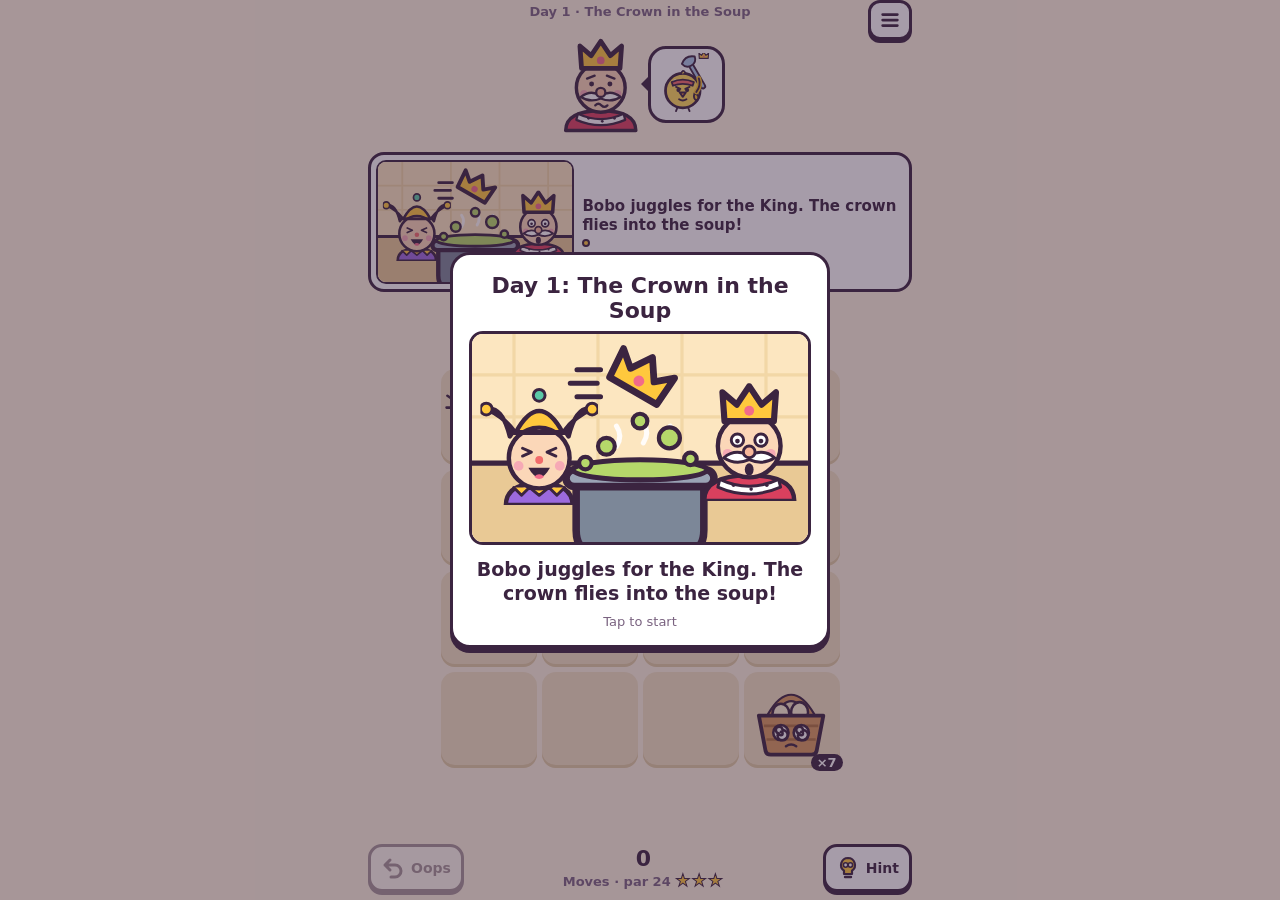
<file: index.html>
<!doctype html>
<html lang="en">
<head>
<meta charset="utf-8">
<meta name="viewport" content="width=device-width, initial-scale=1, maximum-scale=1, user-scalable=no, viewport-fit=cover">
<meta name="theme-color" content="#FFF4E0">
<meta name="description" content="Merge ya Fool: a silly little merge puzzle about Bobo, the clumsiest Royal Fool in Wobbledom.">
<title>Merge ya Fool</title>
<link rel="stylesheet" href="src/style.css?v=0.3.4">
</head>
<body>
<div id="app">
  <header id="top">
    <div id="dayTitle"></div>
    <div id="orders"></div>
    <button id="menuBtn" aria-label="Menu"><svg viewBox="0 0 24 24"><path d="M4 6h16M4 12h16M4 18h16" stroke="#3B2440" stroke-width="3" stroke-linecap="round"/></svg></button>
  </header>
  <section id="strip" aria-live="polite"></section>
  <main id="boardWrap"><div id="board"></div></main>
  <footer id="bar">
    <button id="undoBtn" aria-label="Undo"><svg viewBox="0 0 24 24"><path d="M9 4 4 9l5 5M4 9h10a6 6 0 0 1 0 12h-4" fill="none" stroke="#3B2440" stroke-width="3" stroke-linecap="round" stroke-linejoin="round"/></svg><span>Oops</span></button>
    <div id="score"></div>
    <button id="hintBtn" aria-label="Hint"><svg viewBox="0 0 24 24"><path d="M12 2a7 7 0 0 0-4 12.7V18h8v-3.3A7 7 0 0 0 12 2Z" fill="#FFC83D" stroke="#3B2440" stroke-width="2.2" stroke-linejoin="round"/><path d="M9 21h6" stroke="#3B2440" stroke-width="2.4" stroke-linecap="round"/><circle cx="9.6" cy="9" r="2.2" fill="#fff" stroke="#3B2440" stroke-width="1.6"/><circle cx="14.4" cy="9" r="2.2" fill="#fff" stroke="#3B2440" stroke-width="1.6"/><path d="M11.8 9h.4" stroke="#3B2440" stroke-width="1.6"/></svg><span>Hint</span></button>
  </footer>
</div>
<div id="finger"><svg viewBox="0 0 48 48"><path d="M18 44c-4-3-9-10-10-14-1-3 2-5 5-3l4 4V8a3 3 0 0 1 6 0v12a3 3 0 0 1 6 0v2a3 3 0 0 1 6 0v2a3 3 0 0 1 6 0v8c0 6-3 12-7 12Z" fill="#fff" stroke="#3B2440" stroke-width="3" stroke-linejoin="round"/></svg></div>
<script src="src/data/items.js?v=0.3.4"></script>
<script src="src/data/levels.js?v=0.3.4"></script>
<script src="src/data/text-en.js?v=0.3.4"></script>
<script src="src/engine/rules.js?v=0.3.4"></script>
<script src="src/engine/solver.js?v=0.3.4"></script>
<script src="src/art/items.js?v=0.3.4"></script>
<script src="src/art/chars.js?v=0.3.4"></script>
<script src="src/audio/sfx.js?v=0.3.4"></script>
<script src="src/save/storage.js?v=0.3.4"></script>
<script src="src/ui/game.js?v=0.3.4"></script>
</body>
</html>
</file>
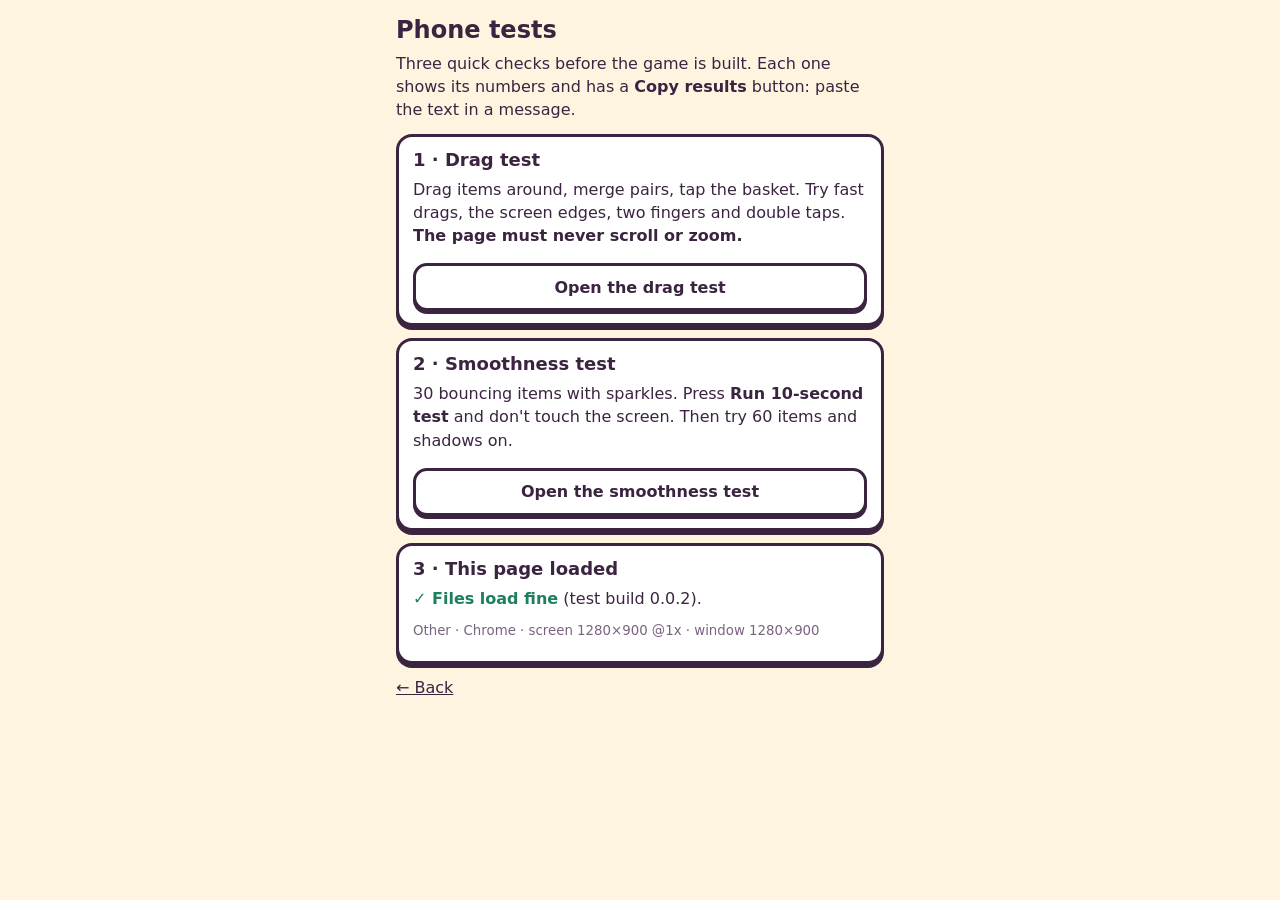
<file: phone-tests/index.html>
<!doctype html>
<html lang="en">
<head>
<meta charset="utf-8">
<meta name="viewport" content="width=device-width, initial-scale=1, viewport-fit=cover">
<meta name="theme-color" content="#FFF4E0">
<title>Phone tests · Merge ya Fool</title>
<link rel="stylesheet" href="shared.css">
<style>
  body { padding: calc(env(safe-area-inset-top) + 12px) 16px calc(env(safe-area-inset-bottom) + 16px); max-width: 520px; margin: 0 auto; -webkit-user-select: text; user-select: text; }
  h1 { font-size: 24px; margin: 4px 0 4px; }
  p { line-height: 1.45; margin: 8px 0; }
  .card { background: var(--card); border: 3px solid var(--ink); border-radius: 16px; padding: 12px 14px; margin: 12px 0; box-shadow: 0 4px 0 var(--ink); }
  .card h2 { font-size: 18px; margin: 0 0 4px; }
  .card .btn { width: 100%; margin-top: 8px; }
  ol { padding-left: 20px; margin: 6px 0; line-height: 1.45; }
  small { color: var(--soft); }
</style>
</head>
<body>
  <h1>Phone tests</h1>
  <p>Three quick checks before the game is built. Each one shows its numbers and has a <b>Copy results</b> button: paste the text in a message.</p>

  <div class="card">
    <h2>1 · Drag test</h2>
    <p>Drag items around, merge pairs, tap the basket. Try fast drags, the screen edges, two fingers and double taps. <b>The page must never scroll or zoom.</b></p>
    <a class="btn primary" href="drag.html">Open the drag test</a>
  </div>

  <div class="card">
    <h2>2 · Smoothness test</h2>
    <p>30 bouncing items with sparkles. Press <b>Run 10-second test</b> and don't touch the screen. Then try 60 items and shadows on.</p>
    <a class="btn" href="stress.html">Open the smoothness test</a>
  </div>

  <div class="card">
    <h2>3 · This page loaded</h2>
    <p id="paths">Checking that files load from this folder…</p>
    <p><small id="device"></small></p>
  </div>

  <p><a href="../">← Back</a></p>

<script src="shared.js"></script>
<script>
  document.getElementById('device').textContent = MYF.deviceLine();
  fetch('version.json', { cache: 'no-store' })
    .then(function (r) { if (!r.ok) throw new Error(r.status); return r.json(); })
    .then(function (v) { document.getElementById('paths').innerHTML = '<span class="ok">✓ Files load fine</span> (test build ' + v.version + ').'; })
    .catch(function (e) { document.getElementById('paths').innerHTML = '<span class="bad">✗ A file didn\'t load</span> (' + e.message + ').'; });
</script>
</body>
</html>
</file>
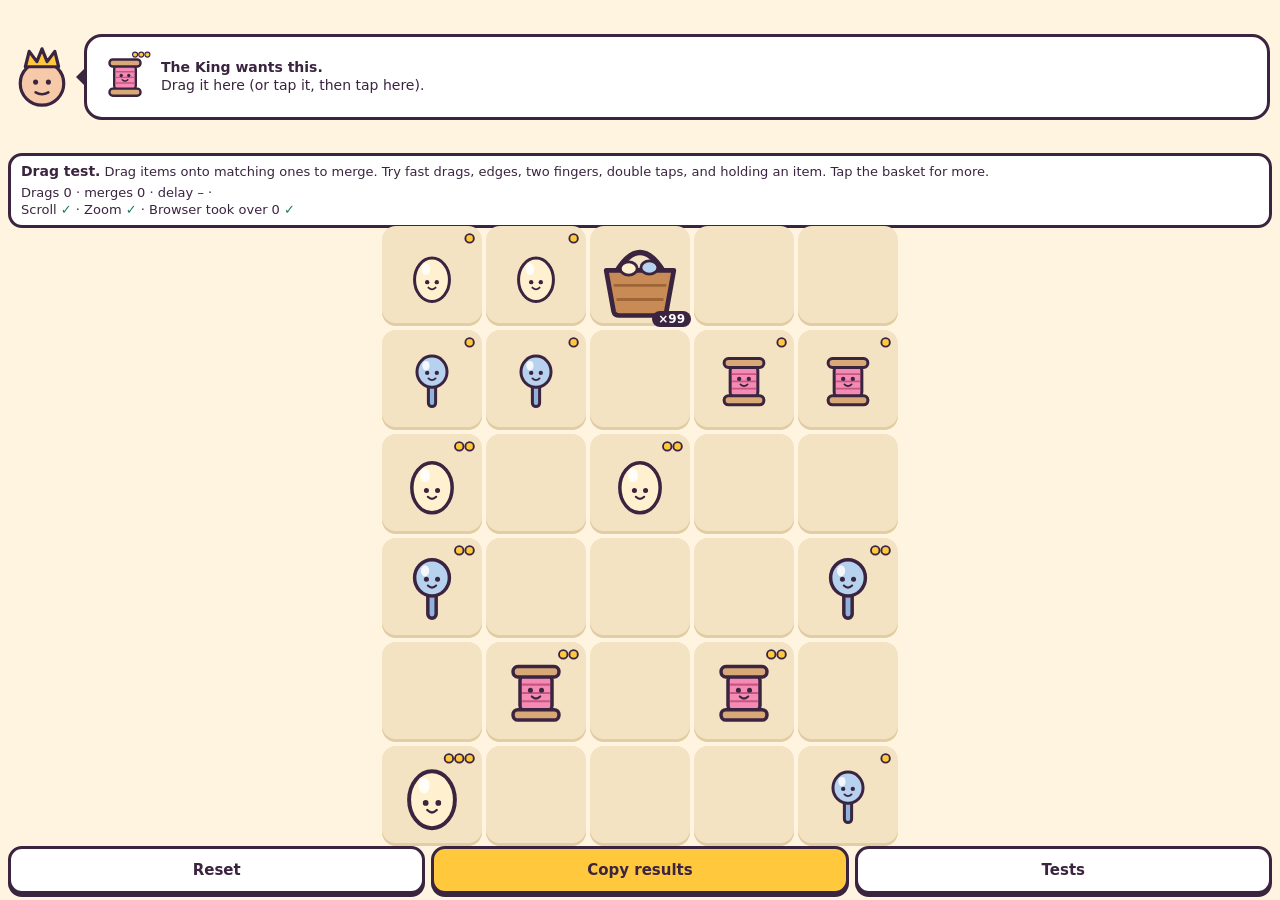
<file: phone-tests/drag.html>
<!doctype html>
<html lang="en">
<head>
<meta charset="utf-8">
<meta name="viewport" content="width=device-width, initial-scale=1, maximum-scale=1, user-scalable=no, viewport-fit=cover">
<meta name="theme-color" content="#FFF4E0">
<title>Drag test · Merge ya Fool</title>
<link rel="stylesheet" href="shared.css">
<style>
  body {
    display: flex; flex-direction: column; height: 100vh; height: 100dvh; overflow: hidden;
    padding: env(safe-area-inset-top) 8px env(safe-area-inset-bottom);
  }
  #top { flex: 0 0 17%; display: flex; align-items: center; gap: 10px; padding: 6px 2px; min-height: 0; }
  #king { width: 64px; height: 64px; flex: 0 0 auto; }
  #order {
    flex: 1 1 auto; height: 78%; max-height: 86px; display: flex; align-items: center; gap: 8px;
    background: var(--card); border: 3px solid var(--ink); border-radius: 18px; padding: 4px 10px;
    position: relative; transition: background .15s;
  }
  #order::before {
    content: ""; position: absolute; left: -11px; top: 50%; margin-top: -8px;
    border: 8px solid transparent; border-right-color: var(--ink); border-left: 0;
  }
  #order.hover { background: #DDF5EC; }
  #order .want { width: 56px; height: 56px; flex: 0 0 auto; }
  #order .txt { font-size: 14px; line-height: 1.25; }
  #strip {
    flex: 0 0 auto; background: var(--card); border: 3px solid var(--ink); border-radius: 14px;
    padding: 6px 10px; font-size: 13px; line-height: 1.35; margin-bottom: 6px;
  }
  #strip b { font-size: 14px; }
  #live { margin-top: 3px; }
  #boardWrap { flex: 1 1 auto; min-height: 0; display: flex; align-items: center; justify-content: center; }
  #board {
    display: grid; grid-template-columns: repeat(5, var(--c, 60px)); grid-auto-rows: var(--c, 60px); gap: 4px;
    touch-action: none; position: relative;
  }
  .cell { background: var(--cell); border-radius: 14px; box-shadow: inset 0 -3px 0 var(--cellb); position: relative; }
  .cell.hover { background: #FBEFD5; box-shadow: inset 0 0 0 3px var(--mint); }
  .cell.sel { box-shadow: inset 0 0 0 4px var(--gold); }
  .item { position: absolute; inset: 3%; }
  .item svg, .ghost svg { width: 100%; height: 100%; display: block; }
  .item.lifted { opacity: .3; }
  .item.wiggle { animation: wig .45s ease-in-out infinite; }
  .item.pop { animation: pop .28s ease-out; }
  .item.shake { animation: shake .35s; }
  @keyframes wig { 0%, 100% { transform: rotate(-7deg); } 50% { transform: rotate(7deg); } }
  @keyframes pop { 0% { transform: scale(.55); } 60% { transform: scale(1.2, .88); } 100% { transform: scale(1); } }
  @keyframes shake { 0%, 100% { transform: translateX(0); } 25% { transform: translateX(-6px); } 75% { transform: translateX(6px); } }
  .gen .count {
    position: absolute; right: -4px; bottom: -4px; background: var(--ink); color: #fff; font-size: 12px; font-weight: 700;
    border-radius: 10px; padding: 1px 6px;
  }
  .ghost {
    position: fixed; left: 0; top: 0; pointer-events: none; z-index: 50; will-change: transform;
    filter: drop-shadow(0 6px 4px rgba(59, 36, 64, .35));
  }
  .bubble {
    position: fixed; z-index: 70; background: var(--card); border: 3px solid var(--ink); border-radius: 14px;
    padding: 4px 10px; font-weight: 700; font-size: 14px; pointer-events: none; transform: translate(-50%, -100%);
    animation: rise 1.1s ease-out forwards; white-space: nowrap;
  }
  @keyframes rise { 0% { opacity: 0; margin-top: 0; } 15% { opacity: 1; } 80% { opacity: 1; } 100% { opacity: 0; margin-top: -24px; } }
  #info {
    position: fixed; left: 12px; right: 12px; bottom: calc(80px + env(safe-area-inset-bottom)); z-index: 80; display: none;
    background: var(--card); border: 3px solid var(--ink); border-radius: 16px; padding: 10px 14px; font-size: 15px;
    box-shadow: 0 4px 0 var(--ink);
  }
  #bar { flex: 0 0 auto; display: flex; gap: 6px; padding: 8px 0 6px; }
  #bar > * { flex: 1 1 0; padding: 0 6px; font-size: 15px; }
</style>
</head>
<body>
  <div id="top">
    <svg id="king" viewBox="0 0 100 100" aria-label="King">
      <circle cx="50" cy="60" r="34" fill="#F6C9A8" stroke="#3B2440" stroke-width="5"/>
      <path d="M24 34 L30 10 L42 26 L50 6 L58 26 L70 10 L76 34 Z" fill="#FFC83D" stroke="#3B2440" stroke-width="5" stroke-linejoin="round"/>
      <circle cx="40" cy="58" r="4" fill="#3B2440"/><circle cx="60" cy="58" r="4" fill="#3B2440"/>
      <path d="M40 74 Q50 80 60 74" fill="none" stroke="#3B2440" stroke-width="4" stroke-linecap="round"/>
    </svg>
    <div id="order"><div class="want" id="want"></div><div class="txt"><b>The King wants this.</b><br>Drag it here (or tap it, then tap here). <span id="delivered"></span></div></div>
  </div>

  <div id="strip">
    <b>Drag test.</b> Drag items onto matching ones to merge. Try fast drags, edges, two fingers, double taps, and holding an item. Tap the basket for more.
    <div id="live">Waiting for your first drag…</div>
  </div>

  <div id="boardWrap"><div id="board" aria-label="Board"></div></div>

  <div id="bar">
    <button id="reset" type="button">Reset</button>
    <button id="copy" type="button" class="primary">Copy results</button>
    <a class="btn" href="./">Tests</a>
  </div>

  <div id="info"></div>

<script src="shared.js"></script>
<script>
(function () {
  'use strict';
  var COLS = 5, ROWS = 6, N = COLS * ROWS, GEN = 2, MAXT = 4;
  var TYPES = ['egg', 'spoon', 'thread'];
  var board = document.getElementById('board');
  var live = document.getElementById('live');
  var orderEl = document.getElementById('order');
  var info = document.getElementById('info');
  var cells = [], state = [], want = null, charges = 99;
  var selected = -1;

  // ---- measurements ----
  var M = { drags: 0, taps: 0, merges: 0, moves: 0, swaps: 0, delivered: 0, longPress: 0, cancels: 0,
            scrolls: 0, zoomed: false, delays: [], frames: [] };

  MYF.blockZoom();

  function startState() {
    state = new Array(N).fill(null);
    state[GEN] = { gen: true };
    var seed = [[0, 'egg', 1], [1, 'egg', 1], [5, 'spoon', 1], [6, 'spoon', 1], [8, 'thread', 1], [9, 'thread', 1],
                [10, 'egg', 2], [12, 'egg', 2], [15, 'spoon', 2], [19, 'spoon', 2], [21, 'thread', 2], [23, 'thread', 2],
                [25, 'egg', 3], [29, 'spoon', 1]];
    seed.forEach(function (s) { state[s[0]] = { type: s[1], tier: s[2] }; });
    charges = 99;
    newWant();
  }

  function newWant() {
    want = { type: TYPES[Math.floor(Math.random() * 3)], tier: 3 };
    document.getElementById('want').innerHTML = MYF.itemSVG(want.type, want.tier);
  }

  function buildBoard() {
    board.innerHTML = '';
    cells = [];
    for (var i = 0; i < N; i++) {
      var c = document.createElement('div');
      c.className = 'cell';
      c.dataset.i = i;
      board.appendChild(c);
      cells.push(c);
    }
  }

  function draw(i, anim) {
    var c = cells[i], s = state[i];
    c.innerHTML = '';
    c.classList.toggle('gen', !!(s && s.gen));
    if (!s) return;
    var it = document.createElement('div');
    it.className = 'item' + (anim ? ' ' + anim : '');
    it.innerHTML = s.gen ? MYF.generatorSVG() + '<span class="count">×' + charges + '</span>' : MYF.itemSVG(s.type, s.tier);
    c.appendChild(it);
  }
  function drawAll() { for (var i = 0; i < N; i++) draw(i); }

  function size() {
    var wrap = document.getElementById('boardWrap');
    var w = wrap.clientWidth, h = wrap.clientHeight;
    var c = Math.floor(Math.min((w - 4 * 4) / COLS, (h - 5 * 4) / ROWS));
    board.style.setProperty('--c', Math.max(40, c) + 'px');
  }

  // ---- helpers ----
  function center(i) { var r = cells[i].getBoundingClientRect(); return { x: r.left + r.width / 2, y: r.top + r.height / 2 }; }
  function say(i, text) {
    var p = i === 'order' ? (function () { var r = orderEl.getBoundingClientRect(); return { x: r.left + r.width / 2, y: r.top + 10 }; })() : center(i);
    var b = document.createElement('div');
    b.className = 'bubble';
    b.textContent = text;
    b.style.left = p.x + 'px';
    b.style.top = (p.y - 20) + 'px';
    document.body.appendChild(b);
    setTimeout(function () { b.remove(); }, 1150);
  }
  function wiggleMatches(from, on) {
    var s = state[from];
    for (var i = 0; i < N; i++) {
      var it = cells[i].firstChild;
      if (!it || i === from) continue;
      var t = state[i];
      it.classList.toggle('wiggle', !!(on && t && !t.gen && t.type === s.type && t.tier === s.tier && s.tier < MAXT));
    }
  }
  function vibrate(ms) { if (navigator.vibrate) { try { navigator.vibrate(ms); } catch (e) {} } }

  // ---- rules (a tiny stand-in for the real engine) ----
  function spawn() {
    if (charges <= 0) { say(GEN, 'Empty!'); return; }
    var g = { r: Math.floor(GEN / COLS), c: GEN % COLS }, best = -1, bd = 1e9;
    for (var i = 0; i < N; i++) {
      if (state[i]) continue;
      var d = Math.pow(Math.floor(i / COLS) - g.r, 2) + Math.pow(i % COLS - g.c, 2);
      if (d < bd) { bd = d; best = i; }
    }
    if (best < 0) { cells[GEN].firstChild.classList.add('shake'); setTimeout(function () { draw(GEN); }, 360); say(GEN, 'No room!'); return; }
    charges--;
    state[best] = { type: TYPES[Math.floor(Math.random() * 3)], tier: 1 };
    draw(GEN); draw(best, 'pop');
  }

  function act(from, target) {
    // target: a cell index, or 'order'
    var s = state[from];
    if (!s || s.gen) return;
    if (target === 'order') {
      if (s.type === want.type && s.tier === want.tier) {
        state[from] = null; draw(from); M.delivered++;
        document.getElementById('delivered').textContent = '★ ' + M.delivered + ' delivered';
        var r = orderEl.getBoundingClientRect(); MYF.sparkle(r.left + 40, r.top + r.height / 2);
        say('order', 'Thank you!'); vibrate(20); newWant();
      } else { say('order', 'Not that one!'); }
      return;
    }
    var j = target;
    if (j === from) return;
    var t = state[j];
    if (!t) { state[j] = s; state[from] = null; M.moves++; draw(from); draw(j); return; }
    if (t.gen) { say(j, 'That\'s the basket!'); return; }
    if (t.type === s.type && t.tier === s.tier) {
      if (s.tier >= MAXT) { say(j, 'Already the best!'); return; }
      state[j] = { type: s.type, tier: s.tier + 1 }; state[from] = null; M.merges++;
      draw(from); draw(j, 'pop');
      var p = center(j); MYF.sparkle(p.x, p.y); vibrate(10);
      return;
    }
    state[j] = s; state[from] = t; M.swaps++; draw(from); draw(j);
  }

  // ---- input: drag, tap-tap, long-press ----
  var press = null, ghost = null, raf = 0, lastX = 0, lastY = 0, lastEvt = 0, lastFrame = 0, hoverEl = null;

  function cellAt(x, y) {
    var el = document.elementFromPoint(x, y);
    if (!el) return null;
    if (el.closest('#order')) return 'order';
    var c = el.closest('.cell');
    return c ? +c.dataset.i : null;
  }

  function setHover(t) {
    var el = t === 'order' ? orderEl : (t === null ? null : cells[t]);
    if (el === hoverEl) return;
    if (hoverEl) hoverEl.classList.remove('hover');
    hoverEl = el;
    if (hoverEl) hoverEl.classList.add('hover');
  }

  function clearSelection() {
    if (selected >= 0) { cells[selected].classList.remove('sel'); wiggleMatches(selected, false); }
    selected = -1;
  }

  function frame(now) {
    raf = 0;
    if (!ghost) return;
    if (lastFrame) M.frames.push(now - lastFrame);
    lastFrame = now;
    var half = ghost.offsetWidth / 2;
    ghost.style.transform = 'translate3d(' + (lastX - half) + 'px,' + (lastY - half * 1.3) + 'px,0) scale(1.1)';
    if (lastEvt) {
      var d = performance.now() - lastEvt;
      if (d >= 0 && d < 1000) M.delays.push(d);
      lastEvt = 0;
    }
    setHover(cellAt(lastX, lastY));
    raf = requestAnimationFrame(frame);
  }

  function startDrag() {
    var i = press.i;
    press.dragging = true;
    clearTimeout(press.lp);
    clearSelection();
    M.drags++;
    var it = cells[i].firstChild;
    it.classList.add('lifted');
    ghost = document.createElement('div');
    ghost.className = 'ghost';
    var r = cells[i].getBoundingClientRect();
    ghost.style.width = r.width + 'px';
    ghost.style.height = r.height + 'px';
    ghost.innerHTML = MYF.itemSVG(state[i].type, state[i].tier);
    document.body.appendChild(ghost);
    wiggleMatches(i, true);
    lastFrame = 0;
    raf = requestAnimationFrame(frame);
  }

  function endDrag(drop) {
    var i = press.i;
    if (raf) cancelAnimationFrame(raf);
    raf = 0;
    if (ghost) { ghost.remove(); ghost = null; }
    setHover(null);
    wiggleMatches(i, false);
    var it = cells[i].firstChild;
    if (it) it.classList.remove('lifted');
    if (drop !== null && drop !== undefined) act(i, drop);
  }

  board.addEventListener('pointerdown', function (e) {
    if (press) return; // one finger at a time
    var c = e.target.closest('.cell');
    if (!c) return;
    e.preventDefault();
    var i = +c.dataset.i;
    press = { id: e.pointerId, i: i, x0: e.clientX, y0: e.clientY, dragging: false, long: false, lp: 0 };
    lastX = e.clientX; lastY = e.clientY;
    if (state[i] && !state[i].gen) {
      press.lp = setTimeout(function () {
        if (!press || press.dragging) return;
        press.long = true; M.longPress++;
        var s = state[i], n = MYF.NAMES[s.type];
        info.innerHTML = '<b>' + n[s.tier - 1] + '</b> (tier ' + s.tier + ')<br>' +
          (s.tier < MAXT ? 'Two of these make: <b>' + n[s.tier] + '</b>' : 'The best of its family.') +
          '<br><small>Long-press works. Tap anywhere to close.</small>';
        info.style.display = 'block';
        vibrate(15);
      }, 450);
    }
  });

  window.addEventListener('pointermove', function (e) {
    if (!press || e.pointerId !== press.id) return;
    lastX = e.clientX; lastY = e.clientY; lastEvt = e.timeStamp;
    if (!press.dragging && !press.long && state[press.i] && !state[press.i].gen) {
      if (Math.hypot(e.clientX - press.x0, e.clientY - press.y0) > 8) startDrag();
    }
  }, { passive: true });

  window.addEventListener('pointerup', function (e) {
    if (!press || e.pointerId !== press.id) return;
    clearTimeout(press.lp);
    var i = press.i;
    if (press.dragging) {
      endDrag(cellAt(e.clientX, e.clientY));
    } else if (!press.long) {
      M.taps++;
      if (state[i] && state[i].gen) { clearSelection(); spawn(); }
      else if (selected >= 0) {
        var from = selected; clearSelection();
        if (from !== i) act(from, i);
      } else if (state[i]) {
        selected = i; cells[i].classList.add('sel'); wiggleMatches(i, true);
      }
    }
    press = null;
    report();
  });

  window.addEventListener('pointercancel', function (e) {
    if (!press || e.pointerId !== press.id) return;
    clearTimeout(press.lp);
    M.cancels++;
    if (press.dragging) endDrag(null);
    press = null;
    report();
  });

  orderEl.addEventListener('pointerup', function () {
    if (press) return;
    if (selected >= 0) { var from = selected; clearSelection(); act(from, 'order'); report(); }
  });

  // any new touch closes the info card (a new long-press opens it again)
  document.addEventListener('pointerdown', function () { info.style.display = 'none'; }, true);

  // ---- scroll and zoom watchers ----
  window.addEventListener('scroll', function () { if (window.scrollY !== 0 || window.scrollX !== 0) { M.scrolls++; report(); } }, { passive: true });
  if (window.visualViewport) {
    visualViewport.addEventListener('resize', function () { if (Math.abs(visualViewport.scale - 1) > 0.01) { M.zoomed = true; report(); } });
  }
  window.addEventListener('resize', function () { size(); });

  // ---- report ----
  function stats() {
    var d = M.delays.slice().sort(function (a, b) { return a - b; });
    var avg = d.length ? d.reduce(function (a, b) { return a + b; }, 0) / d.length : 0;
    var p95 = d.length ? d[Math.min(d.length - 1, Math.floor(d.length * 0.95))] : 0;
    var f = M.frames.filter(function (x) { return x > 0 && x < 500; });
    var fps = f.length ? 1000 / (f.reduce(function (a, b) { return a + b; }, 0) / f.length) : 0;
    return { avg: avg, p95: p95, max: d.length ? d[d.length - 1] : 0, fps: fps, n: d.length };
  }
  function mark(ok) { return ok ? '<span class="ok">✓</span>' : '<span class="bad">✗</span>'; }
  function report() {
    var s = stats();
    live.innerHTML = 'Drags ' + M.drags + ' · merges ' + M.merges + ' · delay ' + (s.n ? s.avg.toFixed(0) + ' ms ' + mark(s.p95 < 50) : '–') +
      ' · ' + (s.n ? s.fps.toFixed(0) + ' fps' : '') +
      '<br>Scroll ' + mark(M.scrolls === 0) + ' · Zoom ' + mark(!M.zoomed) + ' · Browser took over ' + M.cancels + ' ' + mark(M.cancels === 0);
  }
  function resultText() {
    var s = stats();
    return [
      'Merge ya Fool · M0 test 1: drag · v' + MYF.VERSION,
      MYF.deviceLine(),
      'Drags ' + M.drags + ', taps ' + M.taps + ', merges ' + M.merges + ', moves ' + M.moves + ', swaps ' + M.swaps +
        ', delivered ' + M.delivered + ', long-presses ' + M.longPress,
      'Finger-to-screen delay: average ' + s.avg.toFixed(1) + ' ms, 95% under ' + s.p95.toFixed(1) + ' ms, worst ' + s.max.toFixed(1) + ' ms (target: under 50)',
      'Frame rate while dragging: ' + s.fps.toFixed(0) + ' fps',
      'Browser took over a drag: ' + M.cancels + ' times (target 0)',
      'Page scrolled: ' + M.scrolls + ' times (target 0) · Zoomed: ' + (M.zoomed ? 'yes' : 'no') + ' (target no)'
    ].join('\n');
  }

  document.getElementById('copy').addEventListener('click', function () { MYF.copyText(resultText(), this); });
  document.getElementById('reset').addEventListener('click', function () { clearSelection(); startState(); drawAll(); });

  // test hook for automated checks on the PC
  window.__dragTest = { state: function () { return state; }, M: M, resultText: resultText };

  buildBoard(); startState(); size(); drawAll(); report();
})();
</script>
</body>
</html>
</file>
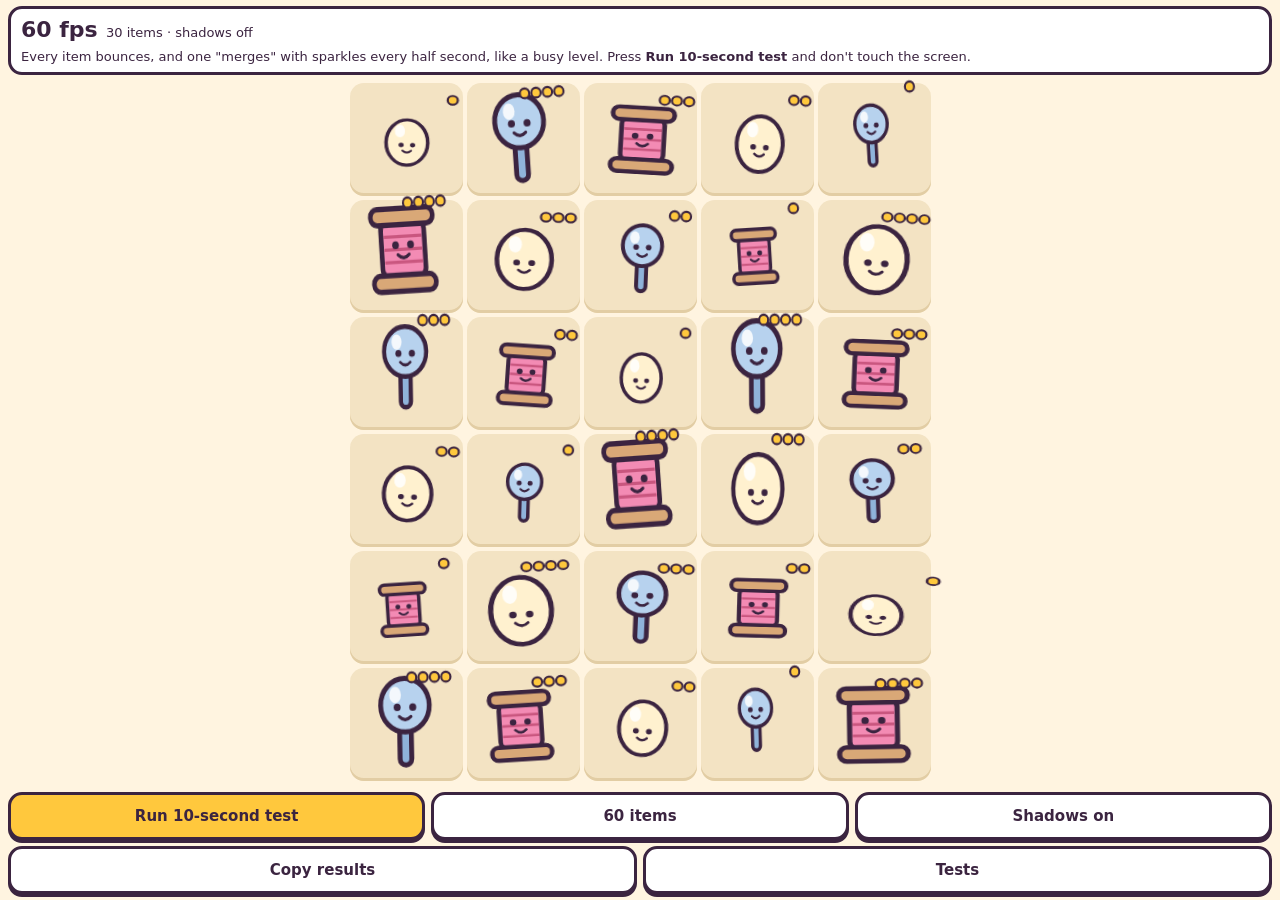
<file: phone-tests/stress.html>
<!doctype html>
<html lang="en">
<head>
<meta charset="utf-8">
<meta name="viewport" content="width=device-width, initial-scale=1, maximum-scale=1, user-scalable=no, viewport-fit=cover">
<meta name="theme-color" content="#FFF4E0">
<title>Smoothness test · Merge ya Fool</title>
<link rel="stylesheet" href="shared.css">
<style>
  body {
    display: flex; flex-direction: column; height: 100vh; height: 100dvh; overflow: hidden;
    padding: env(safe-area-inset-top) 8px env(safe-area-inset-bottom);
  }
  #head {
    flex: 0 0 auto; background: var(--card); border: 3px solid var(--ink); border-radius: 14px;
    padding: 6px 10px; margin: 6px 0; font-size: 13px; line-height: 1.4;
  }
  #fps { font-size: 22px; font-weight: 800; }
  #result { margin-top: 2px; }
  #wrap { flex: 1 1 auto; min-height: 0; display: flex; align-items: center; justify-content: center; }
  #grid { display: grid; grid-template-columns: repeat(var(--cols, 5), var(--c, 60px)); grid-auto-rows: var(--c, 60px); gap: 4px; }
  .slot { background: var(--cell); border-radius: 14px; box-shadow: inset 0 -3px 0 var(--cellb); position: relative; }
  .bob { position: absolute; inset: 3%; will-change: transform; transform-origin: 50% 90%; }
  .shadows .bob { filter: drop-shadow(0 4px 2px rgba(59, 36, 64, .3)); }
  .bob svg { width: 100%; height: 100%; display: block; }
  #bar { flex: 0 0 auto; display: flex; flex-wrap: wrap; gap: 6px; padding: 8px 0 6px; }
  #bar > * { flex: 1 1 30%; padding: 0 6px; font-size: 15px; }
</style>
</head>
<body>
  <div id="head">
    <span id="fps">– fps</span> &nbsp;<span id="mode"></span>
    <div id="result">Every item bounces, and one "merges" with sparkles every half second, like a busy level. Press <b>Run 10-second test</b> and don't touch the screen.</div>
  </div>
  <div id="wrap"><div id="grid"></div></div>
  <div id="bar">
    <button id="run" type="button" class="primary">Run 10-second test</button>
    <button id="count" type="button">60 items</button>
    <button id="shadow" type="button">Shadows on</button>
    <button id="copy" type="button">Copy results</button>
    <a class="btn" href="./">Tests</a>
  </div>

<script src="shared.js"></script>
<script>
(function () {
  'use strict';
  MYF.blockZoom();
  var TYPES = ['egg', 'spoon', 'thread'];
  var grid = document.getElementById('grid');
  var fpsEl = document.getElementById('fps');
  var resultEl = document.getElementById('result');
  var modeEl = document.getElementById('mode');
  var items = [], count = 30, shadows = false, lastResult = '';
  var test = null; // { start, deltas }

  function build() {
    grid.innerHTML = '';
    items = [];
    var cols = count === 30 ? 5 : 6, rows = count / cols;
    grid.style.setProperty('--cols', cols);
    var wrap = document.getElementById('wrap');
    var c = Math.floor(Math.min((wrap.clientWidth - (cols - 1) * 4) / cols, (wrap.clientHeight - (rows - 1) * 4) / rows));
    grid.style.setProperty('--c', Math.max(36, c) + 'px');
    for (var i = 0; i < count; i++) {
      var slot = document.createElement('div');
      slot.className = 'slot';
      var bob = document.createElement('div');
      bob.className = 'bob';
      bob.innerHTML = MYF.itemSVG(TYPES[i % 3], 1 + (i * 7) % 4);
      slot.appendChild(bob);
      grid.appendChild(slot);
      items.push({ el: bob, phase: Math.random() * Math.PI * 2, speed: 2.2 + Math.random() * 1.6, pop: 0 });
    }
    grid.classList.toggle('shadows', shadows);
    modeEl.textContent = count + ' items · shadows ' + (shadows ? 'on' : 'off');
  }

  var lastT = 0, fpsFrames = 0, fpsT = 0, lastPop = 0, rafId = 0;
  function loop(now, manual) {
    if (!manual) rafId = 0;
    var t = now / 1000;
    if (lastT) {
      var dt = now - lastT;
      if (test) test.deltas.push(dt);
      fpsFrames++;
      if (now - fpsT >= 500) { fpsEl.textContent = Math.round(fpsFrames * 1000 / (now - fpsT)) + ' fps'; fpsFrames = 0; fpsT = now; }
    } else { fpsT = now; }
    lastT = now;

    // one item "merges" every 500 ms: a squash pop plus sparkles
    if (now - lastPop > 500) {
      lastPop = now;
      var k = Math.floor(Math.random() * items.length);
      items[k].pop = now;
      var r = items[k].el.getBoundingClientRect();
      MYF.sparkle(r.left + r.width / 2, r.top + r.height / 2);
    }

    for (var i = 0; i < items.length; i++) {
      var it = items[i];
      var s = Math.sin(t * it.speed + it.phase);
      var sx = 1 - 0.06 * s, sy = 1 + 0.08 * s, ty = -5 * Math.abs(s), rot = 4 * Math.sin(t * 1.3 + it.phase);
      if (it.pop) {
        var p = (now - it.pop) / 280;
        if (p >= 1) it.pop = 0;
        else { var k2 = Math.sin(p * Math.PI); sx *= 1 + 0.25 * k2; sy *= 1 - 0.15 * k2; }
      }
      it.el.style.transform = 'translate3d(0,' + ty.toFixed(2) + 'px,0) rotate(' + rot.toFixed(2) + 'deg) scale(' + sx.toFixed(3) + ',' + sy.toFixed(3) + ')';
    }

    if (test && now - test.start >= 10000) finish();
    if (!manual && !rafId) rafId = requestAnimationFrame(loop);
  }

  function finish() {
    var d = test.deltas.filter(function (x) { return x > 0 && x < 1000; });
    test = null;
    document.getElementById('run').disabled = false;
    if (!d.length) return;
    var sorted = d.slice().sort(function (a, b) { return a - b; });
    var median = sorted[Math.floor(sorted.length / 2)];
    var hz = Math.round(1000 / median);
    var total = d.reduce(function (a, b) { return a + b; }, 0);
    var fps = d.length * 1000 / total;
    var slow = d.filter(function (x) { return x > median * 1.7; }).length;
    var p99 = sorted[Math.min(sorted.length - 1, Math.floor(sorted.length * 0.99))];
    var smooth = fps >= Math.min(hz, 60) * 0.93 && slow / d.length < 0.03;
    resultEl.innerHTML = (smooth ? '<span class="ok">Smooth ✓</span>' : '<span class="bad">Not smooth ✗</span>') +
      ' · average ' + fps.toFixed(0) + ' fps (screen ~' + hz + ' Hz) · dropped frames ' + (100 * slow / d.length).toFixed(1) + '% · worst 1% ' + p99.toFixed(0) + ' ms';
    lastResult = [
      'Merge ya Fool · M0 test 5: smoothness · v' + MYF.VERSION,
      MYF.deviceLine(),
      count + ' items, shadows ' + (shadows ? 'on' : 'off') + ', 10 s',
      'Average ' + fps.toFixed(1) + ' fps, screen about ' + hz + ' Hz, dropped frames ' + (100 * slow / d.length).toFixed(1) + '%, worst 1% of frames ' + p99.toFixed(1) + ' ms',
      'Verdict: ' + (smooth ? 'smooth' : 'NOT smooth') + ' (target: about 60 fps, under 3% dropped)'
    ].join('\n');
  }

  document.getElementById('run').addEventListener('click', function () {
    this.disabled = true;
    resultEl.textContent = 'Testing for 10 seconds… don\'t touch the screen.';
    test = { start: performance.now(), deltas: [] };
  });
  document.getElementById('count').addEventListener('click', function () {
    count = count === 30 ? 60 : 30;
    this.textContent = count === 30 ? '60 items' : '30 items';
    build();
  });
  document.getElementById('shadow').addEventListener('click', function () {
    shadows = !shadows;
    this.textContent = shadows ? 'Shadows off' : 'Shadows on';
    build();
  });
  document.getElementById('copy').addEventListener('click', function () {
    MYF.copyText(lastResult || 'Run the 10-second test first.', this);
  });
  window.addEventListener('resize', build);
  // test hooks for automated checks on the PC (tick = run one frame by hand)
  window.__stressTest = { result: function () { return lastResult; }, tick: function (t) { loop(t, true); }, start: function (t) { test = { start: t, deltas: [] }; } };

  build();
  rafId = requestAnimationFrame(loop);
})();
</script>
</body>
</html>
</file>
<file: src/style.css>
:root {
  --bg: #FFF4E0; --cell: #F3E3C3; --cellb: #E2CDA4; --ink: #3B2440;
  --gold: #FFC83D; --mint: #5CC9A7; --card: #FFFFFF; --soft: #7A6380; --pink: #F38BB4;
  --gut: 8px;
}
* { box-sizing: border-box; -webkit-tap-highlight-color: transparent; }
html, body {
  margin: 0; height: 100%; background: var(--bg); color: var(--ink);
  font-family: ui-rounded, "SF Pro Rounded", "Nunito", system-ui, -apple-system, "Segoe UI", Roboto, sans-serif; font-size: 16px;
  overscroll-behavior: none; -webkit-user-select: none; user-select: none; -webkit-touch-callout: none;
  -webkit-text-size-adjust: 100%;
}
html.locked, html.locked body { position: fixed; inset: 0; width: 100%; overflow: hidden; touch-action: none; }
svg { display: block; }
button {
  font: inherit; font-weight: 800; min-height: 48px; padding: 0 14px; border-radius: 14px;
  border: 3px solid var(--ink); background: var(--card); color: var(--ink);
  touch-action: manipulation; cursor: pointer;
  display: inline-flex; align-items: center; justify-content: center; gap: 6px;
  box-shadow: 0 3px 0 var(--ink);
}
button:active { transform: translateY(2px); box-shadow: 0 1px 0 var(--ink); }
button.primary { background: var(--gold); }
button.mint { background: var(--mint); }
button[disabled] { opacity: .45; }

#app {
  display: flex; flex-direction: column; height: 100vh; height: 100dvh;
  padding: env(safe-area-inset-top) var(--gut) env(safe-area-inset-bottom); max-width: 560px; margin: 0 auto;
}

/* --- top band: day title + orders --- */
#top { flex: 0 0 auto; height: 19%; min-height: 108px; max-height: 150px; display: flex; flex-direction: column; padding-top: 4px; position: relative; }
#dayTitle { font-size: 13px; font-weight: 800; color: var(--soft); text-align: center; white-space: nowrap; overflow: hidden; text-overflow: ellipsis; padding: 0 44px; }
#orders { flex: 1 1 auto; display: flex; justify-content: center; align-items: center; gap: 10px; min-height: 0; }
.order { display: flex; align-items: center; gap: 2px; height: 100%; max-height: 104px; transition: opacity .3s; }
.order .who { height: 88%; aspect-ratio: 1; flex: 0 0 auto; }
.order .who svg { width: 100%; height: 100%; }
.order .bub {
  position: relative; height: 74%; aspect-ratio: 1; background: var(--card); border: 3px solid var(--ink); border-radius: 18px;
  padding: 4px; transition: background .15s, transform .15s;
}
.order .bub::before {
  content: ""; position: absolute; left: -10px; top: 50%; margin-top: -7px;
  border: 7px solid transparent; border-right-color: var(--ink); border-left: 0;
}
.order .bub svg { width: 100%; height: 100%; }
.order .bub.hover { background: #DDF5EC; transform: scale(1.06); }
.order .bub.sel { box-shadow: 0 0 0 4px var(--gold); }
.order.done .bub { background: #DDF5EC; }
.order.done .bub::after {
  content: "✓"; position: absolute; right: -8px; bottom: -8px; width: 26px; height: 26px; border-radius: 50%;
  background: var(--mint); border: 3px solid var(--ink); font-weight: 900; font-size: 15px; display: flex; align-items: center; justify-content: center;
}
#menuBtn { position: absolute; right: 0; top: 0; min-height: 40px; width: 44px; padding: 0; border-radius: 12px; z-index: 5; }
#menuBtn svg { width: 22px; height: 22px; }

/* --- story strip --- */
#strip {
  flex: 0 0 auto; height: 17%; min-height: 96px; max-height: 140px; display: flex; gap: 8px; align-items: stretch;
  background: var(--card); border: 3px solid var(--ink); border-radius: 16px; padding: 5px; margin: 2px 0 6px; overflow: hidden; position: relative;
}
#strip .art { height: 100%; aspect-ratio: 16 / 10; border-radius: 10px; overflow: hidden; border: 2px solid var(--ink); flex: 0 0 auto; background: #FFF0D4; }
#strip .art svg { width: 100%; height: 100%; }
#strip .cap { flex: 1 1 auto; font-size: 15px; line-height: 1.25; font-weight: 700; display: flex; flex-direction: column; justify-content: center; min-width: 0; }
#strip .dots { margin-top: 4px; display: flex; gap: 4px; }
#strip .dots i { width: 8px; height: 8px; border-radius: 50%; border: 2px solid var(--ink); background: var(--card); }
#strip .dots i.on { background: var(--gold); }
#strip.fresh { animation: stripIn .45s ease-out; }
@keyframes stripIn { 0% { transform: translateY(-10px) scale(.96); opacity: .3; } 60% { transform: translateY(2px) scale(1.01); opacity: 1; } 100% { transform: none; } }

/* --- board --- */
#boardWrap { flex: 1 1 auto; min-height: 0; display: flex; align-items: center; justify-content: center; }
#board {
  display: grid; grid-template-columns: repeat(var(--cols, 5), var(--c, 60px)); grid-auto-rows: var(--c, 60px); gap: 5px;
  touch-action: none; position: relative;
}
.cell { background: var(--cell); border-radius: 14px; box-shadow: inset 0 -3px 0 var(--cellb); position: relative; }
.cell.hover { background: #FBEFD5; box-shadow: inset 0 0 0 3px var(--mint); }
.cell.hover.bad { box-shadow: inset 0 0 0 3px var(--soft); }
.cell.sel { box-shadow: inset 0 0 0 4px var(--gold); }
.cell.hint { animation: hintGlow .8s ease-in-out infinite; }
.cell.glow { box-shadow: inset 0 0 0 4px var(--gold), 0 0 14px 2px rgba(255, 200, 61, .9); }
@keyframes hintGlow { 0%, 100% { box-shadow: inset 0 0 0 3px var(--gold); } 50% { box-shadow: inset 0 0 0 5px var(--gold), 0 0 16px 4px rgba(255, 200, 61, .85); } }
.item, .gen { position: absolute; inset: 2%; }
.item svg, .gen svg, .ghost svg { width: 100%; height: 100%; }
.item.lifted { opacity: .28; }
.gen .count {
  position: absolute; right: -5px; bottom: -5px; min-width: 24px; background: var(--ink); color: #fff; font-size: 13px; font-weight: 800;
  border-radius: 10px; padding: 1px 6px; text-align: center;
}
.gen.empty svg { opacity: .45; filter: grayscale(.7); }
.anim-pop { animation: pop .3s ease-out; }
.anim-combo { animation: comboPop .55s ease-out; }
.anim-spawn { animation: spawnFly .26s ease-out; }
.anim-slide { animation: slide .18s ease-out; }
.anim-nope { animation: nope .4s; }
.anim-tap { animation: tapSquish .18s ease-out; }
@keyframes pop { 0% { transform: scale(.5); } 60% { transform: scale(1.22, .86); } 100% { transform: scale(1); } }
@keyframes comboPop { 0% { transform: scale(.3) rotate(-30deg); } 50% { transform: scale(1.35) rotate(8deg); } 100% { transform: scale(1) rotate(0); } }
@keyframes spawnFly { from { transform: translate(var(--fx), var(--fy)) scale(.4); } to { transform: none; } }
@keyframes slide { from { transform: translate(var(--fx), var(--fy)); } to { transform: none; } }
@keyframes nope { 0%, 100% { transform: translateX(0); } 20% { transform: translateX(-7px) rotate(-4deg); } 60% { transform: translateX(7px) rotate(4deg); } }
@keyframes tapSquish { 50% { transform: scale(1.1, .88); } }
.ghost {
  position: fixed; left: 0; top: 0; pointer-events: none; z-index: 50; will-change: transform;
  filter: drop-shadow(0 6px 4px rgba(59, 36, 64, .35));
}

/* --- bottom bar --- */
#bar { flex: 0 0 auto; display: flex; align-items: center; gap: 6px; padding: 6px 0 8px; }
#bar button { flex: 0 0 auto; padding: 0 10px; font-size: 14px; }
#bar button svg { width: 24px; height: 24px; }
#score { flex: 1 1 auto; text-align: center; line-height: 1.15; min-width: 0; }
#score .mv { font-size: 22px; font-weight: 900; }
#score .par { font-size: 13px; font-weight: 700; color: var(--soft); }
#score .st { font-size: 17px; letter-spacing: 1px; color: var(--gold); -webkit-text-stroke: 1px var(--ink); }
#score .st .off { color: #E9DCC4; }
#score.bump .mv { animation: tapSquish .2s; }

/* --- speech bubbles in the world --- */
.say {
  position: fixed; z-index: 70; background: var(--card); border: 3px solid var(--ink); border-radius: 14px;
  padding: 6px 10px; font-weight: 800; font-size: 15px; pointer-events: none; white-space: nowrap;
  transform: translate(-50%, -100%); animation: sayIn .2s ease-out;
}
.say::after { content: ""; position: absolute; left: 50%; bottom: -10px; margin-left: -7px; border: 7px solid transparent; border-top-color: var(--ink); border-bottom: 0; }
.say.stay { pointer-events: none; }
@keyframes sayIn { from { transform: translate(-50%, -80%) scale(.7); opacity: 0; } }
.spark { position: fixed; width: 10px; height: 10px; margin: -5px 0 0 -5px; border-radius: 50%; background: var(--gold); border: 2px solid var(--ink); pointer-events: none; z-index: 60; animation: spark .5s ease-out forwards; }
@keyframes spark { to { transform: translate(var(--dx), var(--dy)) scale(.3); opacity: 0; } }

/* --- ghost finger (level 1 guide) --- */
#finger { position: fixed; z-index: 65; width: 46px; height: 46px; margin: -6px 0 0 -10px; pointer-events: none; display: none; }
#finger svg { width: 100%; height: 100%; filter: drop-shadow(0 3px 2px rgba(59, 36, 64, .35)); }
#finger.tap { display: block; animation: fingerTap 1.1s ease-in-out infinite; }
#finger.drag { display: block; animation: fingerDrag 1.6s ease-in-out infinite; }
@keyframes fingerTap { 0%, 100% { transform: translate(var(--x0), var(--y0)) scale(1); } 40% { transform: translate(var(--x0), var(--y0)) scale(.82); } }
@keyframes fingerDrag {
  0% { transform: translate(var(--x0), var(--y0)); opacity: 0; } 12% { opacity: 1; transform: translate(var(--x0), var(--y0)) scale(.86); }
  70% { transform: translate(var(--x1), var(--y1)) scale(.86); opacity: 1; } 90%, 100% { transform: translate(var(--x1), var(--y1)); opacity: 0; }
}

/* --- overlays --- */
.layer { position: fixed; inset: 0; z-index: 80; display: flex; align-items: center; justify-content: center; padding: 16px; background: rgba(59, 36, 64, .45); animation: fade .2s; }
.layer.clear { background: transparent; pointer-events: none; }
.layer.clear .card { pointer-events: auto; }
@keyframes fade { from { opacity: 0; } }
.card {
  background: var(--card); border: 3px solid var(--ink); border-radius: 20px; padding: 16px; width: 100%; max-width: 380px;
  box-shadow: 0 5px 0 var(--ink); text-align: center; animation: cardIn .25s ease-out;
}
@keyframes cardIn { from { transform: scale(.85) translateY(10px); opacity: 0; } }
.card h2 { margin: 2px 0 8px; font-size: 22px; }
.card p { margin: 6px 0; line-height: 1.35; }
.card .btns { display: flex; flex-direction: column; gap: 10px; margin-top: 14px; }
.card .row { display: flex; gap: 10px; justify-content: center; }
.card .small { font-size: 13px; color: var(--soft); }
.bigPanel { width: 100%; border-radius: 14px; overflow: hidden; border: 3px solid var(--ink); aspect-ratio: 16 / 10; background: #FFF0D4; }
.bigPanel svg { width: 100%; height: 100%; }
.bigCap { font-size: 19px; font-weight: 800; line-height: 1.3; margin: 12px 4px 4px; }
.pager { display: flex; justify-content: space-between; align-items: center; margin-top: 10px; }
.pager button { width: 56px; padding: 0; }
.tapNote { font-size: 13px; color: var(--soft); margin-top: 8px; }
.stars { font-size: 46px; letter-spacing: 6px; margin: 4px 0; -webkit-text-stroke: 2px var(--ink); color: var(--gold); }
.stars span { display: inline-block; animation: starIn .4s ease-out backwards; }
.stars span.off { color: #EFE4CF; }
@keyframes starIn { from { transform: scale(0) rotate(-90deg); } }
.info { display: flex; gap: 12px; align-items: center; text-align: left; }
.info .pic { width: 84px; height: 84px; flex: 0 0 auto; background: var(--cell); border-radius: 14px; padding: 4px; }
.info .pun { font-size: 19px; font-weight: 900; }
.info .plain { font-size: 13px; color: var(--soft); font-weight: 700; }
.info .next { display: flex; align-items: center; gap: 6px; margin-top: 6px; font-weight: 700; font-size: 14px; }
.info .next .mini { width: 34px; height: 34px; background: var(--cell); border-radius: 8px; padding: 2px; }
.stuckCard { display: flex; gap: 10px; align-items: center; text-align: left; }
.stuckCard .who { width: 70px; height: 70px; flex: 0 0 auto; }

/* --- meme pass 2 (R3) --- */
.say.meme { display: flex; align-items: center; gap: 6px; background: #FFFBEA; }
.say .ic { width: 26px; height: 22px; display: inline-block; flex: 0 0 auto; }
.say .ic svg { width: 100%; height: 100%; }
.cameo { position: fixed; left: 6px; bottom: calc(env(safe-area-inset-bottom) + 64px); width: 92px; height: 92px; z-index: 75; pointer-events: none; animation: cameoIn .35s ease-out; }
.cameo svg { width: 100%; height: 100%; filter: drop-shadow(0 3px 2px rgba(59, 36, 64, .35)); }
.cameo.out { animation: cameoOut .3s ease-in forwards; }
@keyframes cameoIn { from { transform: translateY(70px) rotate(-12deg); opacity: 0; } 70% { transform: translateY(-6px) rotate(3deg); } }
@keyframes cameoOut { to { transform: translateY(70px); opacity: 0; } }
.evr { display: flex; gap: 10px; margin: 4px 0 2px; }
.evr figure { flex: 1 1 0; margin: 0; }
.evr svg { width: 100%; height: auto; }
.evr figcaption { font-weight: 800; font-size: 14px; margin-top: 4px; }
.brains { display: flex; justify-content: center; align-items: flex-end; gap: 10px; margin: 8px 0 2px; }
.brains span { display: inline-block; animation: starIn .45s ease-out backwards; }
.brains .b1 { width: 52px; height: 52px; } .brains .b2 { width: 66px; height: 66px; } .brains .b3 { width: 80px; height: 80px; }
.brains svg { width: 100%; height: 100%; }
.brainCap { font-weight: 800; font-size: 16px; min-height: 20px; }
.card .st { color: var(--gold); -webkit-text-stroke: 1px var(--ink); letter-spacing: 1px; }
.card .st .off { color: #EFE4CF; }
.smug { width: 76px; height: 76px; margin: -52px auto 0; }
.badges { display: flex; gap: 6px; justify-content: center; flex-wrap: wrap; margin: 6px 0; }
.badges span { background: var(--mint); border: 2px solid var(--ink); border-radius: 10px; padding: 2px 8px; font-weight: 800; font-size: 13px; }
.joke { background: #FFF4C9; border: 2px solid var(--ink); border-radius: 12px; padding: 6px 10px; margin: 8px 0 0; font-size: 14px; line-height: 1.35; }
.joke .jt { font-weight: 900; font-size: 12px; letter-spacing: .02em; }
.joke .jq { margin: 2px 0 4px; }
.joke .jb { display: flex; gap: 10px; justify-content: center; }
.joke .jb button { font-size: 20px; padding: 2px 16px; min-height: 0; }
.joke .jr { display: flex; align-items: center; gap: 8px; justify-content: center; font-weight: 800; animation: cardIn .2s ease-out; }
.joke .jf { width: 34px; height: 34px; flex: none; }
.joke .jf svg { width: 100%; height: 100%; }
.nobody { text-align: left; background: var(--bg); border: 2px dashed var(--soft); border-radius: 12px; padding: 6px 10px; margin: 8px 0 0; font-size: 14px; line-height: 1.35; }

/* --- level list --- */
.list { max-width: 400px; }
.list h1 { margin: 0; font-size: 30px; }
.days { display: flex; flex-direction: column; gap: 10px; margin-top: 14px; }
.day { display: flex; align-items: center; gap: 12px; text-align: left; width: 100%; min-height: 66px; padding: 8px 12px; }
.day .n { width: 40px; height: 40px; border-radius: 50%; background: var(--gold); border: 3px solid var(--ink); display: flex; align-items: center; justify-content: center; font-weight: 900; flex: 0 0 auto; }
.day .t { flex: 1 1 auto; font-size: 16px; }
.day .s { font-size: 18px; color: var(--gold); -webkit-text-stroke: 1px var(--ink); white-space: nowrap; }
.day .s .off { color: #EFE4CF; }
.day.locked { opacity: .5; }
.foot { margin-top: 14px; font-size: 12px; color: var(--soft); }
.foot a { color: var(--soft); }

/* --- playtest corner --- */
#testBox { position: fixed; left: 4px; bottom: calc(env(safe-area-inset-bottom) + 70px); z-index: 40; font: 700 11px/1.2 ui-monospace, Menlo, monospace; background: rgba(255, 255, 255, .85); border: 2px solid var(--ink); border-radius: 8px; padding: 2px 5px; pointer-events: none; }

@media (prefers-reduced-motion: reduce) {
  *, *::before, *::after { animation-duration: .01ms !important; animation-iteration-count: 1 !important; }
}
</file>
<file: phone-tests/shared.css>
:root {
  --bg: #FFF4E0; --cell: #F3E3C3; --cellb: #E2CDA4; --ink: #3B2440;
  --gold: #FFC83D; --mint: #5CC9A7; --card: #FFFFFF; --soft: #7A6380;
}
* { box-sizing: border-box; -webkit-tap-highlight-color: transparent; }
html, body {
  margin: 0; height: 100%; background: var(--bg); color: var(--ink);
  font-family: system-ui, -apple-system, "Segoe UI", Roboto, sans-serif; font-size: 16px;
  overscroll-behavior: none; -webkit-user-select: none; user-select: none; -webkit-touch-callout: none;
  -webkit-text-size-adjust: 100%;
}
body { touch-action: manipulation; }
/* Game pages (set by MYF.blockZoom): pin the page so iPhone Safari can't scroll or rubber-band it */
html.myf-locked, html.myf-locked body { position: fixed; inset: 0; width: 100%; overflow: hidden; touch-action: none; }
a { color: var(--ink); }
button, .btn {
  font: inherit; font-weight: 700; min-height: 48px; padding: 0 14px; border-radius: 14px;
  border: 3px solid var(--ink); background: var(--card); color: var(--ink);
  touch-action: manipulation; cursor: pointer; text-decoration: none;
  display: inline-flex; align-items: center; justify-content: center; gap: 6px;
  box-shadow: 0 3px 0 var(--ink);
}
button:active, .btn:active { transform: translateY(2px); box-shadow: 0 1px 0 var(--ink); }
button.primary { background: var(--gold); }
.ok { color: #1E7F5F; font-weight: 700; }
.bad { color: #A0446B; font-weight: 700; }
.spark {
  position: fixed; width: 10px; height: 10px; margin: -5px 0 0 -5px; border-radius: 50%;
  background: var(--gold); border: 2px solid var(--ink); pointer-events: none; z-index: 60;
  animation: spark .5s ease-out forwards;
}
@keyframes spark {
  from { transform: translate(0, 0) scale(1); opacity: 1; }
  to { transform: translate(var(--dx), var(--dy)) scale(.3); opacity: 0; }
}
</file>
